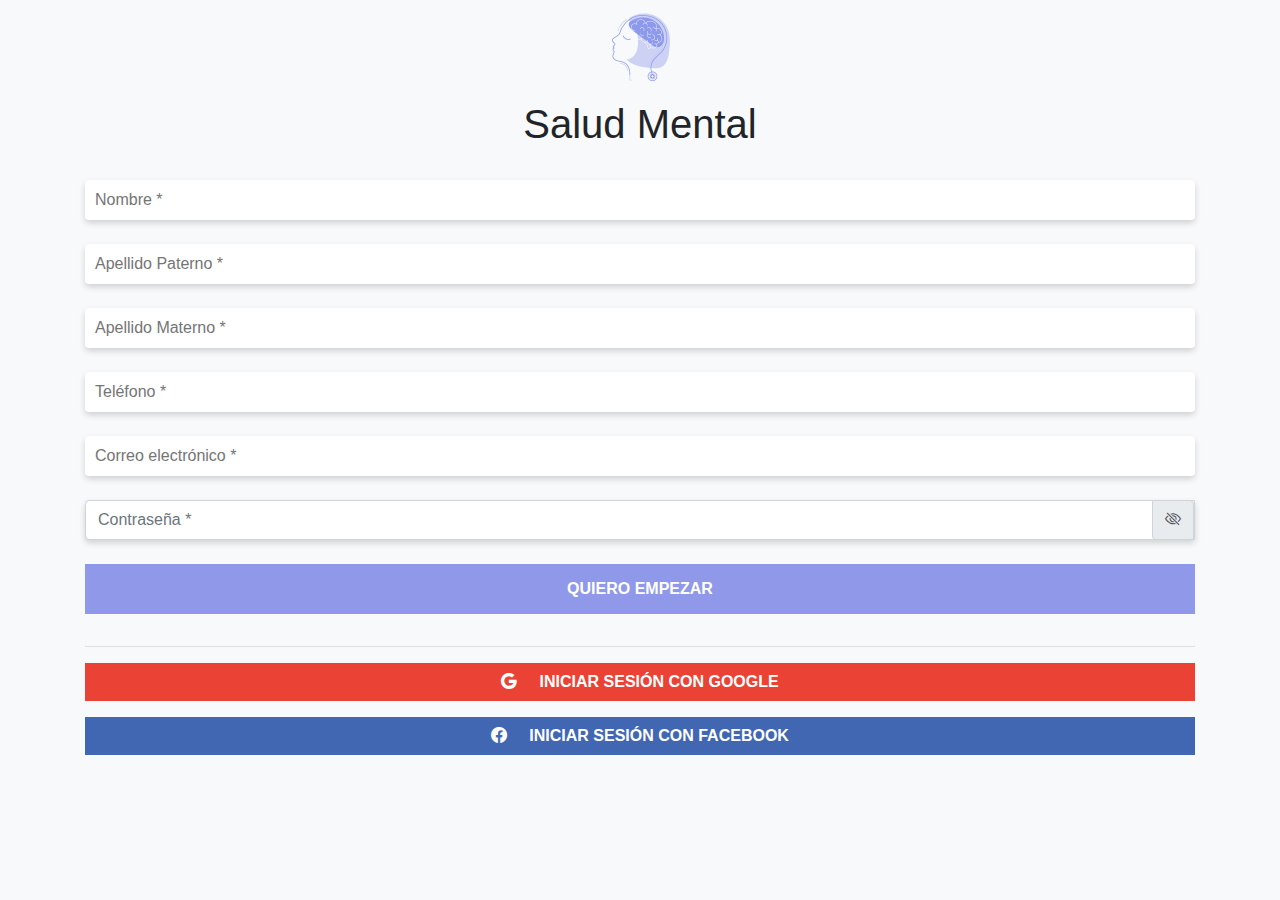
<file: index.html>
<!DOCTYPE html>
<html>
<head>
	<meta charset="UTF-8">
	<meta name="viewport" content="width=device-width, initial-scale=1.0">
        <meta http-equiv="X-UA-Compatible" content="ie=edge">
	<title>App de Salud Mental</title>
	<link rel="stylesheet" href="https://maxcdn.bootstrapcdn.com/bootstrap/4.0.0/css/bootstrap.min.css" integrity="sha384-Gn5384xqQ1aoWXA+058RXPxPg6fy4IWvTNh0E263XmFcJlSAwiGgFAW/dAiS6JXm" crossorigin="anonymous">
  <link rel="stylesheet" href="https://cdn.jsdelivr.net/npm/bootstrap-icons@1.7.2/font/bootstrap-icons.css">
	<link rel="stylesheet" href="css/main.css">
</head>
<body>
  
    <main class="container">
      <div class="row">
        <div id="logo" class="col-12 col-md-12 text-center  logoapp-avatar">
          <a href="index.html"><img src="img/logo.png" /></a> 
          <h1 class="title text-center">Salud Mental</h1>
        </div>
        <!-- Formulario 123-->
        <form class="col-12 pb-5">
         <!-- Regístrate -->
          <fieldset id="one" class="animate row mt-4">
            <div id="name" class="col-12 col-md-12 mb-4 error">
              <input class="w-100" type="text" placeholder="Nombre *" name="name" aria-label="Nombre">
              <!--<span class="error-msg">Error</span>-->
            </div>
            <div id="firstLastname" class="col-12 col-md-12 mb-4">
              <input class="w-100" type="text" placeholder="Apellido Paterno *" name="firstLastname" aria-label="Apellido Paterno">
            </div>
            <div id="secondLastname" class="col-12 col-md-12 mb-4">
              <input class="w-100" type="text" placeholder="Apellido Materno *" name="secondLastname" aria-label="Apellido Materno">
            </div>
  
            <div id="phone" class="col-12 col-md-12 mb-4">
              <input class="w-100" type="text" placeholder="Teléfono *" name="phone" aria-label="Teléfono">
            </div>
            
            <div id="email" class="col-12 mb-4 email">
                <input class="w-100" type="email" placeholder="Correo electrónico *" name="email" aria-label="Correo electrónico">
            </div>

            <div class="input-group col-12 col-md-12 mb-4" id="show_hide_password">
                <input type="password" id="password" placeholder="Contraseña *" class="form-control w-100"  name="password" aria-label="Contraseña">
                  <a href="" id="eye-off" class="input-group-text"><i class="bi bi-eye-slash"></i></a>
                  <!-- <a href="" id="eye-on"><img class="toggle-password eye-on" src="img/eye-on.png"></a> -->
            </div>

            <!-- <div id="PasswordConfirm" class="col-12 col-md-12 mb-4">
                <input class="w-100" type="password" placeholder="Confirmar contraseña*" name="password" aria-label="Confirmar Contraseña">
                <a href="" id="eye-off-confirm"><img class="toggle-password fa fa-eye-slash eye-off" src="img/eye-off.png"></a>
            </div> -->

            <div class="col-12 col-md-12">
              <div id="registrate" class="form-group w-100 text-center">
                <a href="avatar.html"  class="text-center">Quiero empezar</a>
              </div>
            </div> 
  
          </fieldset>

            <div class="clearfix"></div>
                <hr class="separator" />
            <div class="clearfix"></div>

            
              <div class="form-group mb-md-48">
                <a href="https://accounts.google.com/signin/v2/identifier?hl=es&continue=https%3A%2F%2Fmail.google.com&service=mail&ec=GAlAFw&flowName=GlifWebSignIn&flowEntry=AddSession" class="btn btn-block btn-google" id="btn-google">
                    <i class="bi bi-google"></i>
                    &nbsp; &nbsp; INICIAR SESIÓN CON GOOGLE
                </a>
              </div>
              <div class="form-group mt-32 mt-md-16">
                <a href="https://www.facebook.com/" class="btn btn-block btn-facebook" id="btn-facebook">
                  <i class="bi bi-facebook"></i>
                  &nbsp; &nbsp; INICIAR SESIÓN CON FACEBOOK
                </a>
              </div>

                        
      </div>
    </main>
  
    
    <script src="https://code.jquery.com/jquery-3.2.1.slim.min.js" integrity="sha384-KJ3o2DKtIkvYIK3UENzmM7KCkRr/rE9/Qpg6aAZGJwFDMVNA/GpGFF93hXpG5KkN" crossorigin="anonymous"></script>
    <script src="https://cdnjs.cloudflare.com/ajax/libs/popper.js/1.12.9/umd/popper.min.js" integrity="sha384-ApNbgh9B+Y1QKtv3Rn7W3mgPxhU9K/ScQsAP7hUibX39j7fakFPskvXusvfa0b4Q" crossorigin="anonymous"></script>
    <script src="https://maxcdn.bootstrapcdn.com/bootstrap/4.0.0/js/bootstrap.min.js" integrity="sha384-JZR6Spejh4U02d8jOt6vLEHfe/JQGiRRSQQxSfFWpi1MquVdAyjUar5+76PVCmYl" crossorigin="anonymous"></script>   
    <script  type="text/javascript" src="js/main.js"></script>
</body>
</html>
</file>
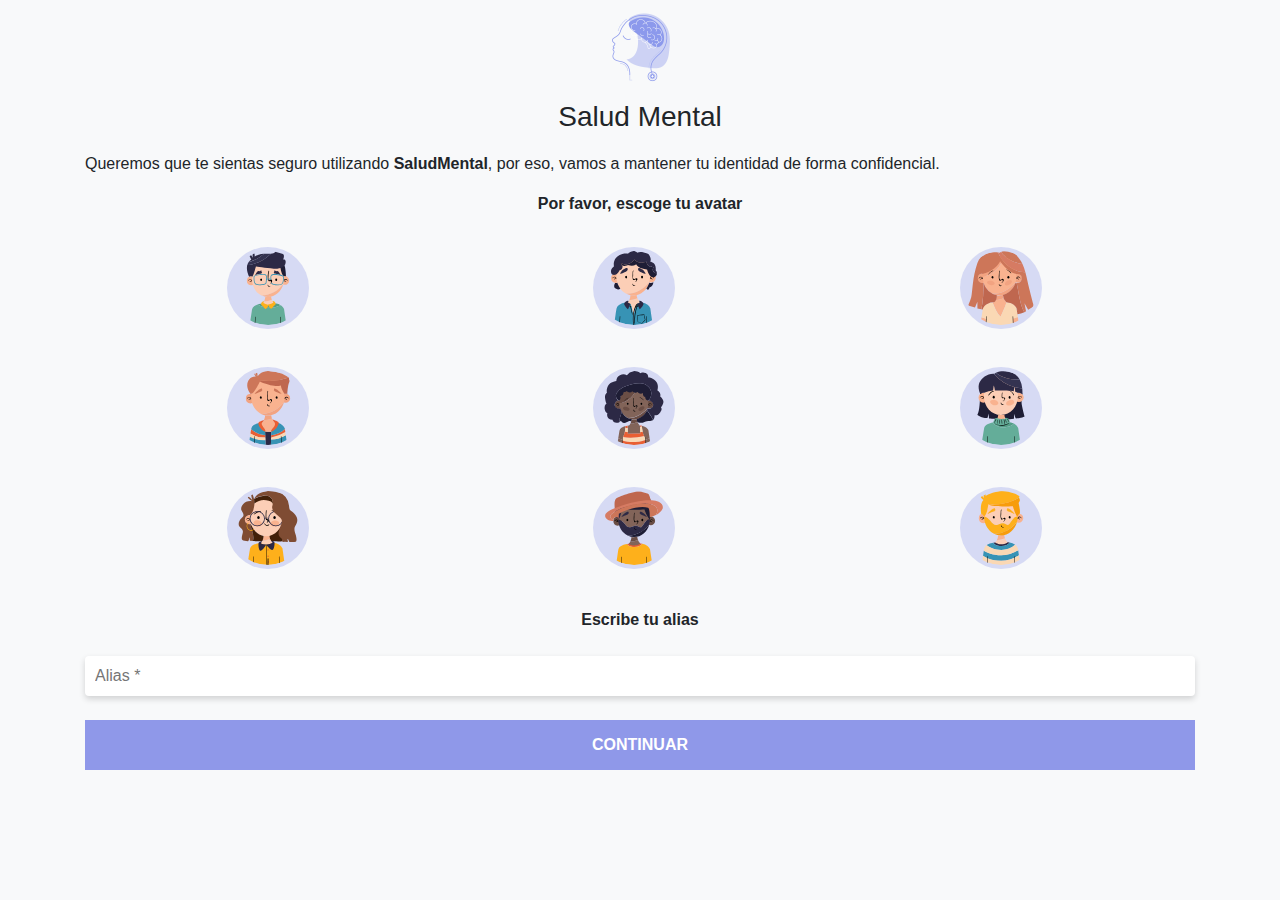
<file: avatar.html>
<!DOCTYPE html>
<html>

<head>
    <meta charset="UTF-8">
    <meta name="viewport" content="width=device-width, initial-scale=1.0">
    <meta http-equiv="X-UA-Compatible" content="ie=edge">
    <title>App de Salud Mental</title>
    <link rel="stylesheet" href="https://maxcdn.bootstrapcdn.com/bootstrap/4.0.0/css/bootstrap.min.css"
        integrity="sha384-Gn5384xqQ1aoWXA+058RXPxPg6fy4IWvTNh0E263XmFcJlSAwiGgFAW/dAiS6JXm" crossorigin="anonymous">
    <link rel="stylesheet" href="https://cdn.jsdelivr.net/npm/bootstrap-icons@1.7.2/font/bootstrap-icons.css">
    <link rel="stylesheet" href="css/main.css">
</head>

<body>

    <main class="container">
        <div class="row">
            <div id="logo" class="col-12 col-md-12 text-center logoapp-avatar">
               <a href="index.html"><img src="img/logo.png" /></a> 
                <h3 class="title text-center">Salud Mental</h3>
            </div>
            <!-- Formulario 123-->
            <form class="col-12 pb-5">
                <div class="info-avatar">
                    <p class="mb-3">
                        Queremos que te sientas seguro utilizando <b>SaludMental</b>, por eso, vamos a mantener tu identidad de
                        forma confidencial.
                    </p>
                    <p class="mt-3 font-weight-bold text-center">Por favor, escoge tu avatar</p>
                    <!-- Escoge tu avatar -->
                    <ul class="avatar__wrapper">
                        <li class="avatar__container">
                            <label>
                                <input type="radio" id="1" value="1" name="avatars" class="avatar__input">
                                <img src="img/avatar/avatar1.svg" alt="avatar" class="avatar">
                            </label>
                        </li>
                        <li class="avatar__container">
                            <label>
                                <input type="radio" id="2" value="2" name="avatars" class="avatar__input">
                                <img src="img/avatar/avatar2.svg" alt="avatar" class="avatar">
                            </label>
                        </li>
                        <li class="avatar__container">
                            <label>
                                <input type="radio" id="3" value="3" name="avatars" class="avatar__input">
                                <img src="img/avatar/avatar3.svg" alt="avatar" class="avatar">
                            </label>
                        </li>
                        <li class="avatar__container">
                            <label>
                                <input type="radio" id="4" value="4" name="avatars" class="avatar__input">
                                <img src="img/avatar/avatar4.svg" alt="avatar" class="avatar">
                            </label>
                        </li>
                        <li class="avatar__container">
                            <label>
                                <input type="radio" id="5" value="5" name="avatars" class="avatar__input">
                                <img src="img/avatar/avatar6.svg" alt="avatar" class="avatar">
                            </label></li>
                        <li class="avatar__container">
                            <label>
                                <input type="radio" id="6" value="6" name="avatars" class="avatar__input">
                                <img src="img/avatar/avatar5.svg" alt="avatar" class="avatar">
                            </label>
                        </li>
                        <li class="avatar__container">
                            <label>
                                <input type="radio" id="7" value="7" name="avatars" class="avatar__input">
                                <img src="img/avatar/avatar7.svg" alt="avatar" class="avatar">
                            </label>
                        </li>
                        <li class="avatar__container">
                            <label>
                                <input type="radio" id="8" value="8" name="avatars" class="avatar__input">
                                <img src="img/avatar/avatar8.svg" alt="avatar" class="avatar">
                            </label>
                        </li>
                        <li class="avatar__container">
                            <label>
                                <input type="radio" id="9" value="9" name="avatars" class="avatar__input">
                                <img src="img/avatar/avatar9.svg" alt="avatar" class="avatar">
                            </label>
                        </li>

                    </ul>
                    <!-- Escoge tu alias -->
                    <p class="mt-3 font-weight-bold text-center">Escribe tu alias</p>
                    <fieldset id="one" class="animate row mt-4">
                        <div id="nickname" class="col-12 col-md-12 mb-4 error">
                            <input class="w-100" type="text" placeholder="Alias *" name="nickname" aria-label="Alias">
                            <!--<span class="error-msg">Error</span>-->
                        </div>
    
                        <div class="col-12 col-md-12">
                            <div id="registrate" class="form-group w-100 text-center">
                                <a href="login.html" class="text-center">continuar</a>
                            </div>
                        </div>
    
                    </fieldset>

                </div>
            </form>
            <div class="clearfix"></div>

        </div>
    </main>


    <script src="https://code.jquery.com/jquery-3.2.1.slim.min.js"
        integrity="sha384-KJ3o2DKtIkvYIK3UENzmM7KCkRr/rE9/Qpg6aAZGJwFDMVNA/GpGFF93hXpG5KkN" crossorigin="anonymous">
    </script>
    <script src="https://cdnjs.cloudflare.com/ajax/libs/popper.js/1.12.9/umd/popper.min.js"
        integrity="sha384-ApNbgh9B+Y1QKtv3Rn7W3mgPxhU9K/ScQsAP7hUibX39j7fakFPskvXusvfa0b4Q" crossorigin="anonymous">
    </script>
    <script src="https://maxcdn.bootstrapcdn.com/bootstrap/4.0.0/js/bootstrap.min.js"
        integrity="sha384-JZR6Spejh4U02d8jOt6vLEHfe/JQGiRRSQQxSfFWpi1MquVdAyjUar5+76PVCmYl" crossorigin="anonymous">
    </script>
    <script type="text/javascript" src="js/main.js"></script>
</body>

</html>
</file>
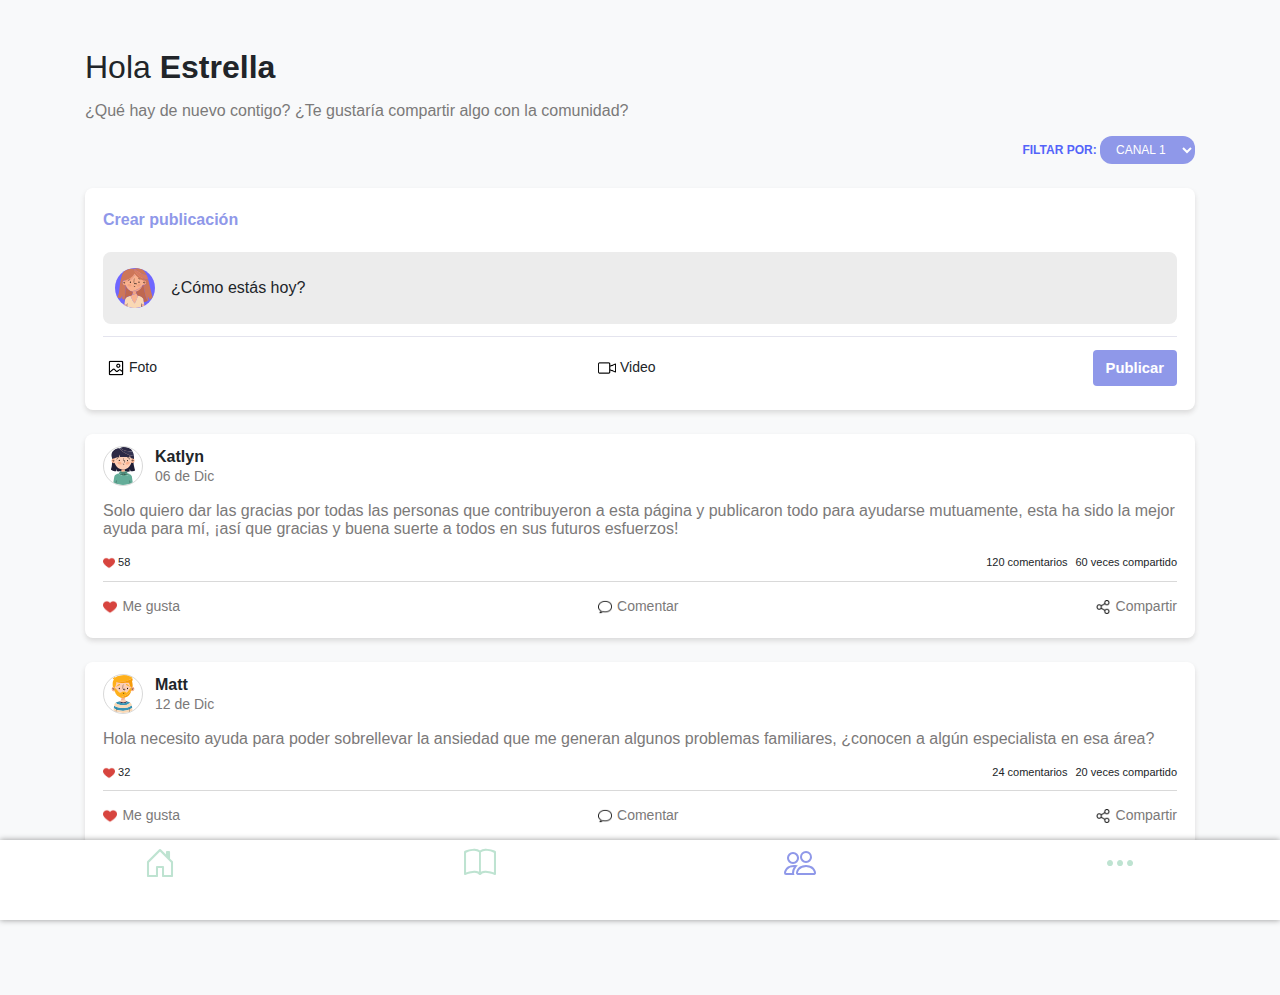
<file: comunidad.html>
<!DOCTYPE html>
<html>

<head>
    <meta charset="UTF-8">
    <meta name="viewport" content="width=device-width, initial-scale=1.0">
    <meta http-equiv="X-UA-Compatible" content="ie=edge">
    <title>App de Salud Mental</title>
    <link rel="stylesheet" href="https://maxcdn.bootstrapcdn.com/bootstrap/4.0.0/css/bootstrap.min.css"
        integrity="sha384-Gn5384xqQ1aoWXA+058RXPxPg6fy4IWvTNh0E263XmFcJlSAwiGgFAW/dAiS6JXm" crossorigin="anonymous">
    <link rel="stylesheet" href="https://cdn.jsdelivr.net/npm/bootstrap-icons@1.7.2/font/bootstrap-icons.css">
    <link rel="stylesheet" href="css/main.css">
</head>

<body>

    <main class="container">
        <div class="row">
            <div class="col-12">
                <div class="community-section py-5">
                    <h2>Hola <span class="font-weight-bold">Estrella</span></h2>
                    <p class="pt-2">¿Qué hay de nuevo contigo? ¿Te gustaría compartir algo con la comunidad?</p>


                    <div class="dropdown mt-2 mb-2">
                        <span>Filtar por: </span>
                        <select>    
                            <option>Canal 1</option>
                            <option>Canal 2</option>
                            <option>Canal 3</option>
                            <option>Canal 4</option>
                        </select>
                    </div>


                    <div class="initial-box mt-4">
                        <span class="font-weight-bold title">Crear publicación</span>

                        <div class="box-post">
                            <div class="">
                                <a href=""> 
                                    <img src="./img/avatar/avatar3.svg" alt="">
                                </a>
                            </div>
                            <div class="py-2 px-2">
                                <span class="ml-2">¿Cómo estás hoy?</span>
                            </div>    
                        </div>

                        <div class="publish">
                            <div class="publish-image">
                                <img src="./img/community/image.png" alt="" class="img-fluid icon mr-1">
                                <span>Foto</span>
                            </div>
                            <div class="publish-video">
                                <img src="./img/community/video-camera.png" alt="" class="img-fluid icon mr-1">
                                <span>Video</span>
                            </div>
                            <div class="btn">
                                <span>Publicar</span>
                            </div>
                        </div>

                    </div>

                    <div class="initial-box mt-4">       
                        <div class="publish-user">
                            <div class="photo-user">
                                <a href=""> 
                                    <img src="./img/avatar/avatar5.svg" alt="">
                                </a>
                            </div>
                            <div class="user">
                                <span class="name">Katlyn</span>
                                <span class="date">06 de Dic</span>
                            </div>
                              
                        </div>

                        <div class="post-text mt-3">
                            <p>Solo quiero dar las gracias por todas las personas que contribuyeron a esta página y publicaron todo para ayudarse mutuamente, esta ha sido la mejor ayuda para mí, ¡así que gracias y buena suerte a todos en sus futuros esfuerzos!</p>

                            <div class="numbers">
                                <div class="likes">
                                    <img class="img-fluid icon" src="./img/community/heart-solid.png" alt=""> 
                                    <span>58</span></li>
                                </div>
                                <div class="float-interaction">
                                    <div class="coments mr-2">
                                        <span>120 comentarios</span>
                                    </div>
                                    <div class="share">
                                        <span>60 veces compartido</span>
                                    </div>
                                </div>
                               
                            </div>

                            <div class="box-interaction">
                                <ul>
                                    <li>
                                        <img class="img-fluid icon" src="./img/community/heart-solid.png" alt=""> 
                                        <span>Me gusta</span></li>
                                    <li>
                                        <img class="img-fluid icon" src="./img/community/dialog.png" alt=""> 
                                        <span>Comentar</span></li>

                                        <li>
                                            <img class="img-fluid icon" src="./img/community/share.png" alt=""> 
                                            <span>Compartir</span></li>
                                </ul>
                            </div>
                        </div>
                    </div>

                    <div class="initial-box mt-4">       
                        <div class="publish-user">
                            <div class="photo-user">
                                <a href=""> 
                                    <img src="./img/avatar/avatar9.svg" alt="">
                                </a>
                            </div>
                            <div class="user">
                                <span class="name">Matt</span>
                                <span class="date">12 de Dic</span>
                            </div>
                              
                        </div>

                        <div class="post-text mt-3">
                            <p>Hola necesito ayuda para poder sobrellevar la ansiedad que me generan algunos problemas familiares, ¿conocen a algún especialista en esa área?</p>

                            <div class="numbers">
                                <div class="likes">
                                    <img class="img-fluid icon" src="./img/community/heart-solid.png" alt=""> 
                                    <span>32</span></li>
                                </div>
                                <div class="float-interaction">
                                    <div class="coments mr-2">
                                        <span>24 comentarios</span>
                                    </div>
                                    <div class="share">
                                        <span>20 veces compartido</span>
                                    </div>
                                </div>
                               
                            </div>

                            <div class="box-interaction">
                                <ul>
                                    <li>
                                        <img class="img-fluid icon" src="./img/community/heart-solid.png" alt=""> 
                                        <span>Me gusta</span></li>
                                    <li>
                                        <img class="img-fluid icon" src="./img/community/dialog.png" alt=""> 
                                        <span>Comentar</span></li>

                                        <li>
                                            <img class="img-fluid icon" src="./img/community/share.png" alt=""> 
                                            <span>Compartir</span></li>
                                </ul>
                            </div>
                        </div>
                    </div>
                </div>
               
            </div>
            
            
      

        </div>
    </main>
    <div class="h--100"></div>
    <section id="menu">
        <div id="nav">
            <input type="radio" id="home" value="1" name="tractor" />    
            <input type="radio" id="courses" value="2" name="tractor" />      
            <input type="radio" id="comunity" value="3" name="tractor"  checked='checked'/>
            <input type="radio" id="more" value="4" name="tractor" />
            <nav>   
                <a href="login.html" id="homeLink" for="home">
                    <i class="bi bi-house-door"></i>
                </a>
                <a href="courses.html"  id="coursesLink" for="courses">
                    <i class="bi bi-book"></i>
                </a>
                <a href="comunidad.html" id="comunityLink"  for="comunity">
                    <i class="bi bi-people"></i>
                </a>
                <a href="#" id="moreLink" for="more">
                    <i class="bi bi-three-dots"></i>
                </a>
              </nav>
        </div> 
    </section>
    <script src="https://code.jquery.com/jquery-3.2.1.slim.min.js"
        integrity="sha384-KJ3o2DKtIkvYIK3UENzmM7KCkRr/rE9/Qpg6aAZGJwFDMVNA/GpGFF93hXpG5KkN" crossorigin="anonymous">
    </script>
    <script src="https://cdnjs.cloudflare.com/ajax/libs/popper.js/1.12.9/umd/popper.min.js"
        integrity="sha384-ApNbgh9B+Y1QKtv3Rn7W3mgPxhU9K/ScQsAP7hUibX39j7fakFPskvXusvfa0b4Q" crossorigin="anonymous">
    </script>
    <script src="https://maxcdn.bootstrapcdn.com/bootstrap/4.0.0/js/bootstrap.min.js"
        integrity="sha384-JZR6Spejh4U02d8jOt6vLEHfe/JQGiRRSQQxSfFWpi1MquVdAyjUar5+76PVCmYl" crossorigin="anonymous">
    </script>
    <script type="text/javascript" src="js/main.js"></script>
</body>

</html>
</file>
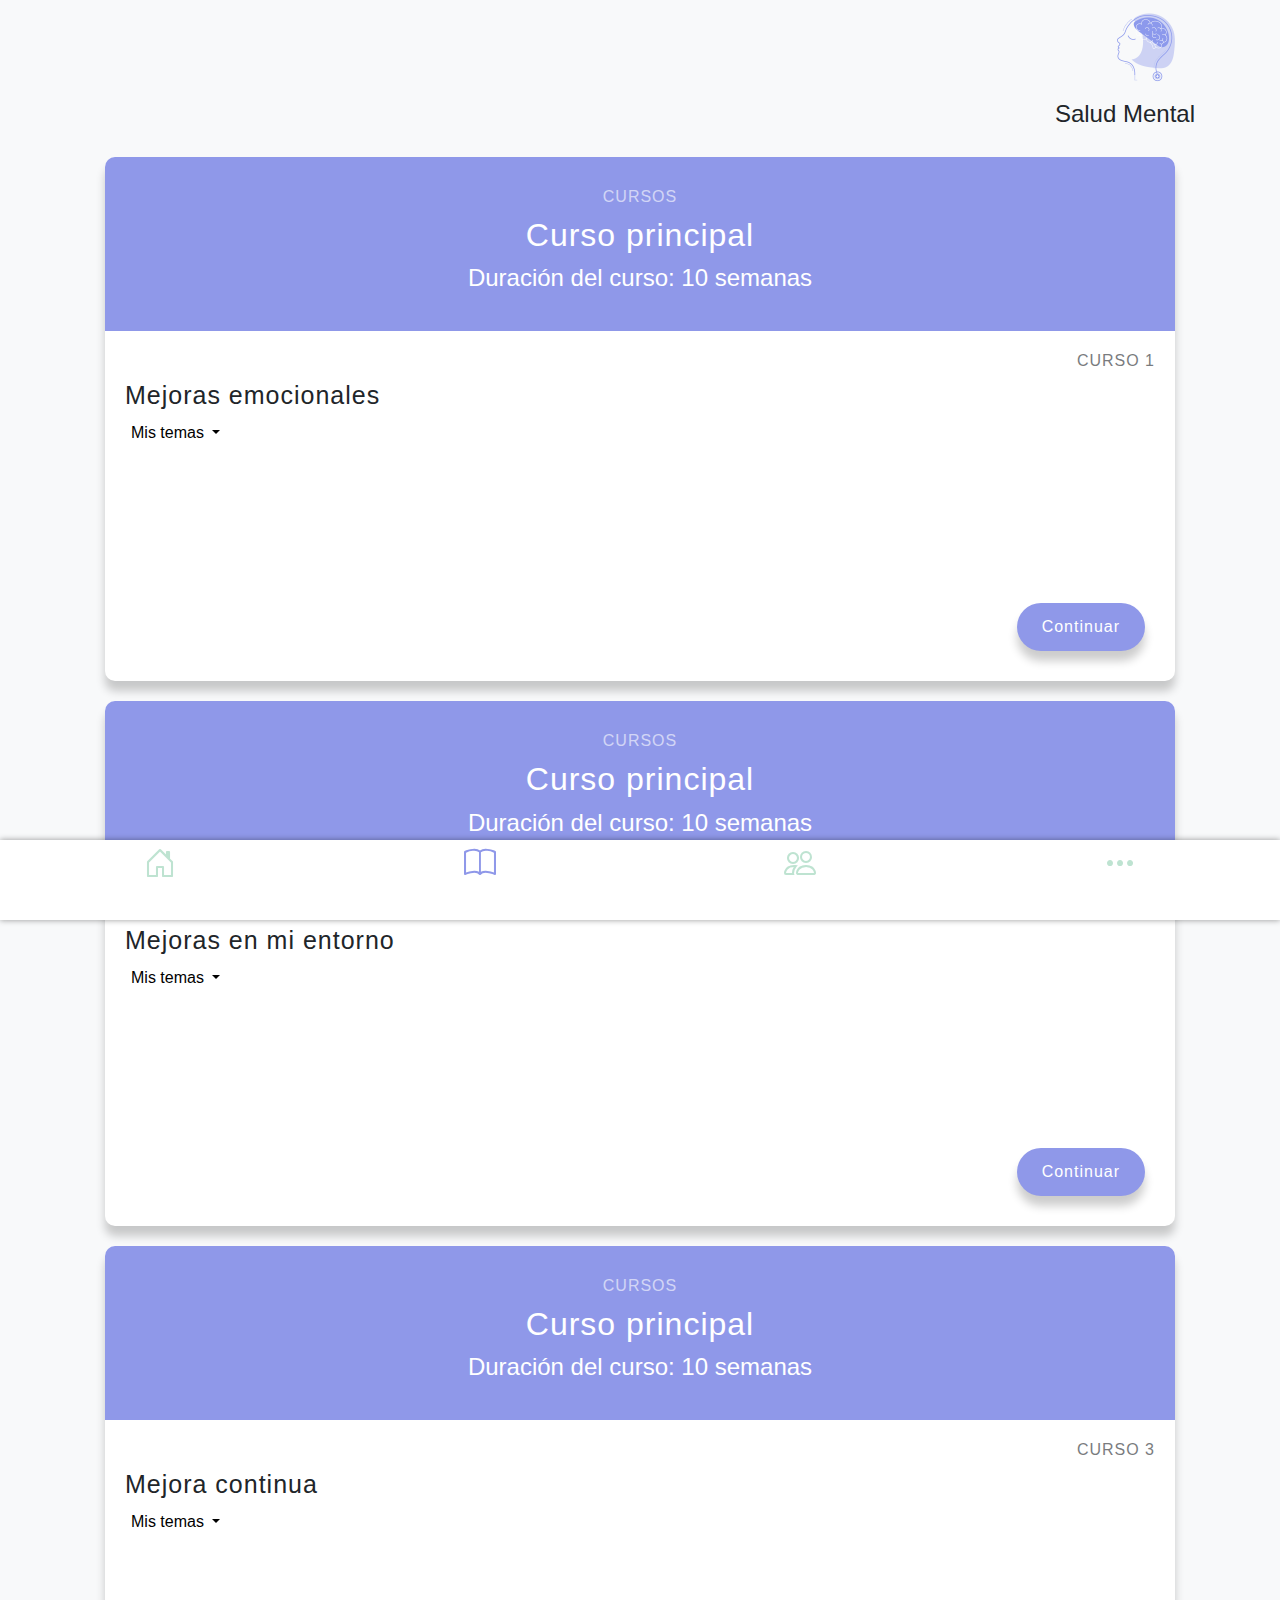
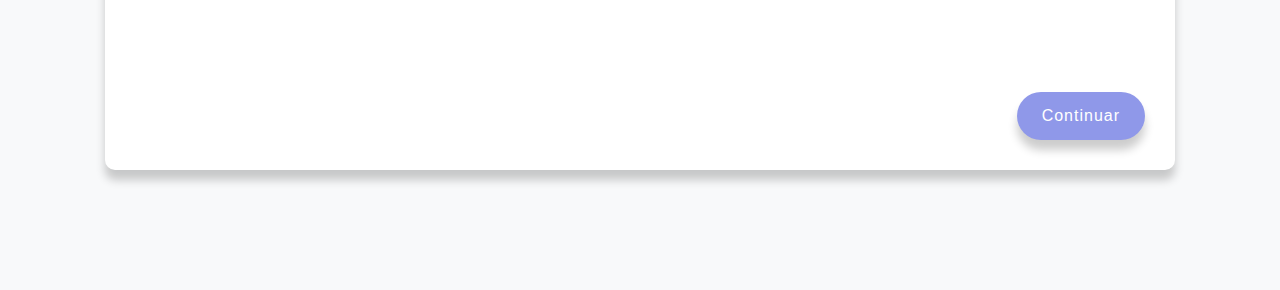
<file: courses.html>
<!DOCTYPE html>
<html>
<head>
	<meta charset="UTF-8">
	<meta name="viewport" content="width=device-width, initial-scale=1.0">
        <meta http-equiv="X-UA-Compatible" content="ie=edge">
	<title>App de Salud Mental</title>
	<link rel="stylesheet" href="https://maxcdn.bootstrapcdn.com/bootstrap/4.0.0/css/bootstrap.min.css" integrity="sha384-Gn5384xqQ1aoWXA+058RXPxPg6fy4IWvTNh0E263XmFcJlSAwiGgFAW/dAiS6JXm" crossorigin="anonymous">
    <link rel="stylesheet" href="https://cdn.jsdelivr.net/npm/bootstrap-icons@1.7.2/font/bootstrap-icons.css">
	<link rel="stylesheet" href="css/main.css">
</head>
<body>
    
    <div class="container">
        <div class="row">
            <!-- LOGO -->
            <div id="logo" class="col-12 col-md-12 text-right  logoapp-avatar">
                <a href="index.html"><img src="img/logo.png" /></a> 
                <h4 class="title">Salud Mental</h4>
              </div>
              <!-- CURSOS -->
            <div class="col-12 col-md-12 text-center">
                <div  id="courseOne" class="courses-container">
                    <div class="course">
                        <div class="course-preview">
                            <h6>Cursos</h6>
                            <h2>Curso principal</h2>
                            <h4>Duración del curso: 10 semanas</h4>
                        </div>
                        <div class="course-info dropdown">
                            <!-- <div class="progress-container">
                                <div class="progress"></div>
                                <span class="progress-text">
                                    6/9 temas
                                </span>
                            </div> -->
                            <h6>Curso 1</h6>
                            <h2 class="font-25 text-left">Mejoras emocionales</h2>
                            <div>
                                <div class="dropdown text-left">
                                    <button class="btn-secondary dropdown-toggle" type="button" id="dropdownMenuButton" data-toggle="dropdown" aria-haspopup="true" aria-expanded="false">
                                      Mis temas
                                    </button>
                                    <div class="dropdown-menu w-100" aria-labelledby="dropdownMenuButton">
                                        <a class="dropdown-item" href="#">Tema 1 
                                          <div id="progressCourse" class="progress-container">
                                                <div class="progress"></div>
                                                <span class="progress-text">
                                                    6/9 horas
                                                </span>
                                            </div>
                                        </a>
                                      <a class="dropdown-item" href="#">Tema 2
                                        <div  id="progressCourse" class="progress-container">
                                            <div class="progress"></div>
                                            <span class="progress-text">
                                                6/9 horas
                                            </span>
                                        </div>
                                      </a>
                                      <a class="dropdown-item" href="#">Tema 3
                                        <div   id="progressCourse" class="progress-container">
                                            <div class="progress"></div>
                                            <span class="progress-text">
                                                6/9 horas
                                            </span>
                                        </div>
                                      </a>
                                    </div>
                                  </div>
                            </div>
                            
                            <a href="comunidad.html" class="btn-continue">Continuar</a>
                        </div>
                    </div>
                </div>
                <!-- Curso 2 -->
                <div id="courseTwo" class="courses-container">
                    <div class="course">
                        <div class="course-preview">
                            <h6>Cursos</h6>
                            <h2>Curso principal</h2>
                            <h4>Duración del curso: 10 semanas</h4>
                        </div>
                        <div class="course-info dropdown">
                            <!-- <div class="progress-container">
                                <div class="progress"></div>
                                <span class="progress-text">
                                    6/9 temas
                                </span>
                            </div> -->
                            <h6>Curso 2</h6>
                            <h2 class="font-25 text-left">Mejoras en mi entorno</h2>
                            <div>
                                <div class="dropdown text-left">
                                    <button class="btn-secondary dropdown-toggle" type="button" id="dropdownMenuButton" data-toggle="dropdown" aria-haspopup="true" aria-expanded="false">
                                      Mis temas
                                    </button>
                                    <div class="dropdown-menu w-100" aria-labelledby="dropdownMenuButton">
                                        <a class="dropdown-item" href="#">Tema 1 
                                          <div id="progressCourse" class="progress-container">
                                                <div class="progress"></div>
                                                <span class="progress-text">
                                                    6/9 horas
                                                </span>
                                            </div>
                                        </a>
                                      <a class="dropdown-item" href="#">Tema 2
                                        <div  id="progressCourse" class="progress-container">
                                            <div class="progress"></div>
                                            <span class="progress-text">
                                                6/9 horas
                                            </span>
                                        </div>
                                      </a>
                                      <a class="dropdown-item" href="#">Tema 3
                                        <div   id="progressCourse" class="progress-container">
                                            <div class="progress"></div>
                                            <span class="progress-text">
                                                6/9 horas
                                            </span>
                                        </div>
                                      </a>
                                    </div>
                                  </div>
                            </div>
                            
                            <button class="btn-continue">Continuar</button>
                        </div>
                    </div>
                </div>
                <!-- CURSO 3 -->
                <div id="courseTwo" class="courses-container">
                    <div class="course">
                        <div class="course-preview">
                            <h6>Cursos</h6>
                            <h2>Curso principal</h2>
                            <h4>Duración del curso: 10 semanas</h4>
                        </div>
                        <div class="course-info dropdown">
                            <!-- <div class="progress-container">
                                <div class="progress"></div>
                                <span class="progress-text">
                                    6/9 temas
                                </span>
                            </div> -->
                            <h6>Curso 3</h6>
                            <h2 class="font-25 text-left">Mejora continua</h2>
                            <div>
                                <div class="dropdown text-left">
                                    <button class="btn-secondary dropdown-toggle" type="button" id="dropdownMenuButton" data-toggle="dropdown" aria-haspopup="true" aria-expanded="false">
                                      Mis temas
                                    </button>
                                    <div class="dropdown-menu w-100" aria-labelledby="dropdownMenuButton">
                                        <a class="dropdown-item" href="#">Tema 1 
                                          <div id="progressCourse" class="progress-container">
                                                <div class="progress"></div>
                                                <span class="progress-text">
                                                    6/9 horas
                                                </span>
                                            </div>
                                        </a>
                                      <a class="dropdown-item" href="#">Tema 2
                                        <div  id="progressCourse" class="progress-container">
                                            <div class="progress"></div>
                                            <span class="progress-text">
                                                6/9 horas
                                            </span>
                                        </div>
                                      </a>
                                      <a class="dropdown-item" href="#">Tema 3
                                        <div   id="progressCourse" class="progress-container">
                                            <div class="progress"></div>
                                            <span class="progress-text">
                                                6/9 horas
                                            </span>
                                        </div>
                                      </a>
                                    </div>
                                  </div>
                            </div>
                            
                            <button class="btn-continue">Continuar</button>
                        </div>
                    </div>
                </div>
            </div>

            
        </div>
    </div>
    <div class="h--100"></div>
    <section id="menu">
        <div id="nav">
            <input type="radio" id="home" value="1" name="tractor" />    
            <input type="radio" id="courses" value="2" name="tractor"  checked='checked'/>      
            <input type="radio" id="comunity" value="3" name="tractor" />
            <input type="radio" id="more" value="4" name="tractor" />
            <nav>   
                <a href="login.html" id="homeLink" for="home">
                    <i class="bi bi-house-door"></i>
                </a>
                <a href="courses.html"  id="coursesLink" for="courses">
                    <i class="bi bi-book"></i>
                </a>
                <a href="comunidad.html" id="comunityLink"  for="comunity">
                    <i class="bi bi-people"></i>
                </a>
                <a href="#" id="moreLink" for="more">
                    <i class="bi bi-three-dots"></i>
                </a>
              </nav>
        </div> 
    </section>
        
    
 
    <script src="https://code.jquery.com/jquery-3.2.1.slim.min.js" integrity="sha384-KJ3o2DKtIkvYIK3UENzmM7KCkRr/rE9/Qpg6aAZGJwFDMVNA/GpGFF93hXpG5KkN" crossorigin="anonymous"></script>
    <script src="https://cdnjs.cloudflare.com/ajax/libs/popper.js/1.12.9/umd/popper.min.js" integrity="sha384-ApNbgh9B+Y1QKtv3Rn7W3mgPxhU9K/ScQsAP7hUibX39j7fakFPskvXusvfa0b4Q" crossorigin="anonymous"></script>
    <script src="https://maxcdn.bootstrapcdn.com/bootstrap/4.0.0/js/bootstrap.min.js" integrity="sha384-JZR6Spejh4U02d8jOt6vLEHfe/JQGiRRSQQxSfFWpi1MquVdAyjUar5+76PVCmYl" crossorigin="anonymous"></script>   
    <script  type="text/javascript" src="js/main.js"></script>
</body>
</html>
</file>
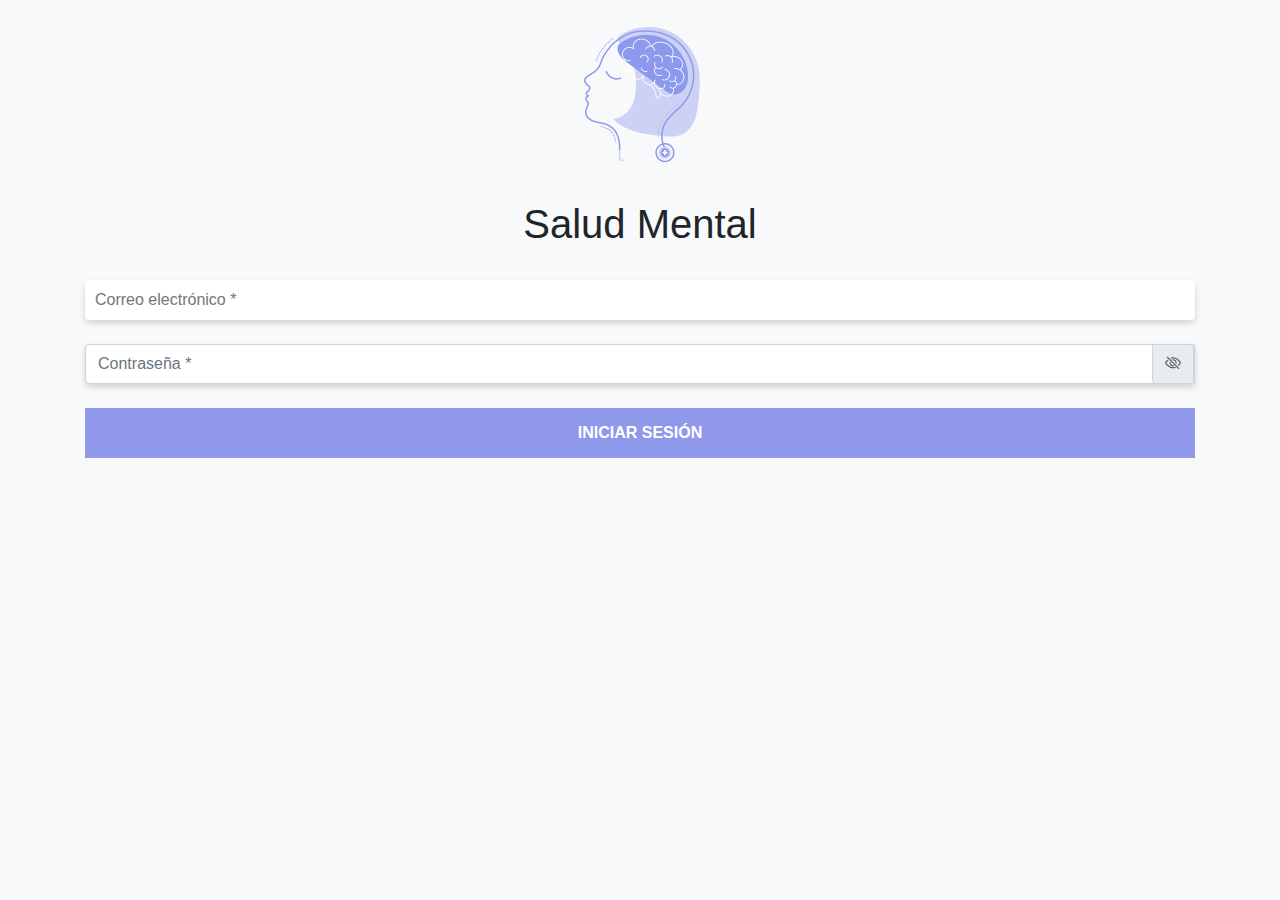
<file: login.html>
<!DOCTYPE html>
<html>
<head>
	<meta charset="UTF-8">
	<meta name="viewport" content="width=device-width, initial-scale=1.0">
        <meta http-equiv="X-UA-Compatible" content="ie=edge">
	<title>App de Salud Mental</title>
	<link rel="stylesheet" href="https://maxcdn.bootstrapcdn.com/bootstrap/4.0.0/css/bootstrap.min.css" integrity="sha384-Gn5384xqQ1aoWXA+058RXPxPg6fy4IWvTNh0E263XmFcJlSAwiGgFAW/dAiS6JXm" crossorigin="anonymous">
    <link rel="stylesheet" href="https://cdn.jsdelivr.net/npm/bootstrap-icons@1.7.2/font/bootstrap-icons.css">
	<link rel="stylesheet" href="css/main.css">
</head>
<body>
  
    <main class="container">
      <div class="row">
        <div id="logo" class="col-12 col-md-12 text-center">
          <a href="index.html"><img src="img/logo.png" /></a> 
          <h1 class="title text-center">Salud Mental</h1>
        </div>
        <!-- Formulario -->
        <form class="col-12 pb-5">
         <!-- Regístrate -->
          <fieldset id="one" class="animate row mt-4">
            
            <div id="email" class="col-12 mb-4 email">
                <input class="w-100" type="email" placeholder="Correo electrónico *" name="email" aria-label="Correo electrónico">
            </div>

            <div class="input-group col-12 col-md-12 mb-4" id="show_hide_password">
                <input type="password" id="password" placeholder="Contraseña *" class="form-control w-100"  name="password" aria-label="Contraseña">
                  <a href="" id="eye-off" class="input-group-text"><i class="bi bi-eye-slash"></i></a>
                  <!-- <a href="" id="eye-on"><img class="toggle-password eye-on" src="img/eye-on.png"></a> -->
            </div>


            <div class="col-12 col-md-12" >
              <div id="IniciaSesion" class="form-group w-100 text-center">
                <a href="courses.html">Iniciar Sesión</a>
              </div>
            </div> 
  
          </fieldset>

      </div>
    </main>
  
    
    <script src="https://code.jquery.com/jquery-3.2.1.slim.min.js" integrity="sha384-KJ3o2DKtIkvYIK3UENzmM7KCkRr/rE9/Qpg6aAZGJwFDMVNA/GpGFF93hXpG5KkN" crossorigin="anonymous"></script>
    <script src="https://cdnjs.cloudflare.com/ajax/libs/popper.js/1.12.9/umd/popper.min.js" integrity="sha384-ApNbgh9B+Y1QKtv3Rn7W3mgPxhU9K/ScQsAP7hUibX39j7fakFPskvXusvfa0b4Q" crossorigin="anonymous"></script>
    <script src="https://maxcdn.bootstrapcdn.com/bootstrap/4.0.0/js/bootstrap.min.js" integrity="sha384-JZR6Spejh4U02d8jOt6vLEHfe/JQGiRRSQQxSfFWpi1MquVdAyjUar5+76PVCmYl" crossorigin="anonymous"></script>   
    <script  type="text/javascript" src="js/main.js"></script>
</body>
</html>
</file>
<file: css/main.css>
body {
    background: #f8f9fa;
}

#logo img {
    width: 200px;
}

input {
    border: none;
    border-radius: 4px;
    box-shadow: 0 3px 6px #00000029;
    padding: 10px;
    height: 40px;
}

.mb-4 {
    margin-bottom: 1.5rem !important
}

.text-black {
    color: #000000;
}

.font-25{
    font-size: 25px;
}

.h--100{
    height: 100px;
}

#registrate {
    background-color: #8f98e9;
    height: 50px;
    border: none;
    align-items: center;
    display: inline-grid;
}

#registrate a {
    color: #ffffff;
    text-transform: uppercase;
    font-weight: bold;
}

.toggle-password {
    float: right;
    cursor: pointer;
    margin-right: 10px;
    margin-top: -25px;
}

a#eye-off,
a#eye-off-confirm {
    position: absolute;
    right: 16px;
    height: 40px;
    border-radius: 0 4px 0px 4px;
}

.btn-google {
    background-color: #EA4335;
    color: #ffffff;
    text-transform: uppercase;
    font-weight: bold;
    border-radius: 0;
}

.btn-facebook {
    background-color: #4267B2;
    color: #ffffff;
    font-weight: bold;
    text-transform: uppercase;
    border-radius: 0;
}

#IniciaSesion{
    background-color: #8f98e9;
    border-color: transparent;
    height: 50px;
    border: none;
    align-items: center;
    display: inline-grid;
}

#IniciaSesion a{
    color: #ffffff;
    text-transform: uppercase;
    font-weight: bold;
}

.logoapp-avatar img {
    width: 100px !important;
}

.info-avatar {
    padding: 10px 0px;
    font-size: 16px;
}

[type=radio] {
    position: absolute;
    cursor: pointer;
  }
  
  [type=radio]:checked + span {
    color: white;
  }
  
  [type=radio] + img {
    opacity: 1;
    transition: all 0.2s ease-in-out;
  }
  
  [type=radio]:checked + img {
    border: 4px solid #8f98e9;
    box-shadow: 0 4px 4px rgba(0, 0, 0, 0.3);
    opacity: 1;
  }
  
  .radio-container {
    display: flex;
  }

  

.avatar__wrapper {
    display: flex;
    flex-direction: row;
    flex-wrap: wrap;
    margin-bottom: 40px;
    -webkit-padding-start: 0;
    list-style: none;
    margin: 0;
}

.avatar__container {
    flex-basis: 33%;
    margin: 15px 0;
}

.avatar__container label {
    display: block;
}

.avatar__input {
    display: none;
}

.avatar {
    border-radius: 100%;
    height: 82px;
    width: 82px;
    padding: 4px;
    display: flex;
    margin: auto;
    cursor: pointer;
    background: #8f98e952;
}

/** community**/

.community-section p {
    font-size: 16px;
    color: #7b7979;
    line-height: normal;
}

.initial-box{
    padding: 12px 18px;
    border-radius: 8px;
    background-color: #fff;
    box-shadow: 0px 3px 5px #dbdbdb;
}

.initial-box .title{
    color: #8f98e9;
    margin: 8px 0 4px 0;
    display: block;
}

.box-post{
    display: flex;
    background: #ececec;
    border-radius: 8px;
    padding: 16px 12px;
    margin-top: 20px;
    align-items: center
}

.box-post a>img{
        height: 40px;
        width: 40px;
        border-radius: 100%;
        background: #6f66ff;
    }

.publish{
    display: flex;
    align-items: center;
    justify-content: space-between;
    border-top: 1px solid #e4e4ee;
    margin: 12px 0px;
    padding-top: 12px;
}

.publish-image, .publish-video{
    display: flex;
    align-items: center;
    padding: 8px 4px;
    font-size: 14px;
}

.publish-image .icon, .publish-video .icon{
    width: 18px;
}

.publish .btn{
    float: right;
    background: #8f98e9;
    display: inline-block;
    padding: 6px 12px;
    color: #fff;
    font-weight: 600;
    font-size: 14.8px;
}

.publish-user{
  display: flex;
  align-items: center;
}

.user{
    line-height: 1.2;
}

.publish-user .name{
    font-weight: 700;
    display: block;
}

.publish-user .date{
    color: #7b7979;
    font-size: 14px;
}

.photo-user a>img{
    height: 40px;
    width: 40px;
    border-radius: 100%;
    margin-right: 12px;
    border: 1px solid #d9d9d9;
}

.box-interaction{
    border-top: 1px solid #d9d9d9;
    padding-top: 12px;
}

.box-interaction ul{
    display: flex;
    list-style: none;
    padding: 0;
    justify-content: space-between;
    margin-bottom: 8px;
}

.box-interaction span{
    color: #7b7979;
    font-size: 14px;
}

.box-interaction .icon{
    width: 14px;
    height: 14px;
    object-fit: contain;
    margin-right: 1px;
}

.numbers{
    font-size: 11px;
    display: flex;
    justify-content: space-between;
    align-items: center;
    margin-bottom: 10px;
}

.numbers .icon{
    width: 12px;
    height: 12px;
    object-fit: contain;
}

.float-interaction{
    display: flex;
    align-items: center;
}
.dropdown{
    text-align: right;
}

.dropdown select{
    background: #8f98e9;
    color: #fff;
    text-transform: uppercase;
    font-size: 12px;
    padding: 6px 12px;
    border: none;
    border-radius: 12px;
}

.dropdown span{
    text-transform: uppercase;
    font-size: 12px;
    color: #5364f9;
    font-weight: 600;

}

/* COURSES */
.course {
	background-color: #fff;
	border-radius: 10px;
	box-shadow: 0 10px 10px rgba(0, 0, 0, 0.2);
	max-width: 100%;
	margin: 20px;
	overflow: hidden;
}

.course h6 {
	opacity: 0.6;
	margin: 0;
	letter-spacing: 1px;
	text-transform: uppercase;
}

.course h2 {
	letter-spacing: 1px;
	margin: 10px 0;
}

.course-preview {
	background-color: #8f98e9;
	color: #fff;
	padding: 30px;
}

.course-preview a {
	color: #fff;
	display: inline-block;
	font-size: 12px;
	opacity: 0.6;
	margin-top: 30px;
	text-decoration: none;
}

.course-info {
	padding: 20px;
	position: relative;
	width: 100%;
    height: 350px;
}

.progress-container {
	position: absolute;
	margin-top: -15px;
	right: 0px;
	text-align: right;
	width: 150px;
}


.progress {
	background-color: #ddd;
	border-radius: 3px;
	height: 5px;
	width: 100%;
}

.progress::after {
	border-radius: 3px;
	background-color: #8f98e9;
	content: '';
	position: absolute;
	top: 0;
	left: 0;
	height: 5px;
	width: 66%;
}

.progress-text {
	font-size: 10px;
	opacity: 0.6;
	letter-spacing: 1px;
}

.btn-continue {
	background-color: #8f98e9;
	border: 0;
	border-radius: 50px;
	box-shadow: 0 10px 10px rgba(0, 0, 0, 0.2);
	color: #fff;
	font-size: 16px;
	padding: 12px 25px;
	position: absolute;
	bottom: 30px;
	right: 30px;
	letter-spacing: 1px;
}

.floating-btn {
	border-radius: 26.5px;
	background-color: #001F61;
	border: 1px solid #001F61;
	box-shadow: 0 16px 22px -17px #03153B;
	color: #fff;
	cursor: pointer;
	font-size: 16px;
	line-height: 20px;
	padding: 12px 20px;
	position: fixed;
	bottom: 20px;
	right: 20px;
	z-index: 999;
}

.floating-btn:hover {
	background-color: #ffffff;
	color: #001F61;
}

.floating-btn:focus {
	outline: none;
}

.floating-text {
	background-color: #001F61;
	border-radius: 10px 10px 0 0;
	color: #fff;
	font-family: 'Muli';
	padding: 7px 15px;
	position: fixed;
	bottom: 0;
	left: 50%;
	transform: translateX(-50%);
	text-align: center;
	z-index: 998;
}


/* DROPDOWN */
.dropdown #dropdownMenuButton{
    background-color: #ffffff;
    color: #000000;
    border-radius: 0;
    border: transparent;
    width: 100%;
    text-align: left;
}
.dropdown-menu.w-100.show{
    border: transparent;
}
.dropdown#dropdownMenuButton:focus{
    border: transparent;
}

/* NAV */
section#menu{
    position: fixed;
    bottom: 0;
    width: 100%;
    height: 60px;
}

nav {
	background: #fff;
	width: 100%;
	height: 5rem;
	box-shadow: 0 0 6px rgba(0, 0, 0, 0.4);
}
nav i{
    font-size: 2rem;
}
nav:after {
	content: "";
	width: 25%;
	height: 5rem;
	position: absolute;
	transition: 0.5s;
}
nav:after i{
    color: #8f98e9;
}
input#home, input#courses, input#comunity, input#more {
	display: none;
}
nav a {
	width: 25%;
	float: left;
	color: #bee3d1;
	text-align: center;
	cursor: pointer;
	transition: 0.5s;
	z-index: 2;
}
nav a:hover {
	color: #000000;
}
nav a:before {
	display: block;
	font-size: 3rem;
	line-height: 5rem;
	z-index: 2;
}
#home:checked ~ nav [for="home"],
#courses:checked ~ nav [for="courses"],
#comunity:checked ~ nav [for="comunity"],
#more:checked ~ nav [for="more"] {
	color: #8f98e9;
	font-weight: 600; 
    position: relative;
}
#courses:checked ~ nav [for="courses"] {
}
#home:checked ~ nav [for="home"] {
}

#home:checked ~ nav:after {
	left: 0;
}
#courses:checked ~ nav:after {
	left: 25%;
	border-top: 0 none;
}
#comunity:checked ~ nav:after {
	left: 50%;
}
#more:checked ~ nav:after {
	left: 75%;
}

#home:checked ~ .uno,
#courses:checked ~ .dos,
#comunity:checked ~ .tres,
#more:checked ~ .cuatro {
	display: block;
	transform: scale(1);
	transition-delay: 0.5s;
}
</file>
